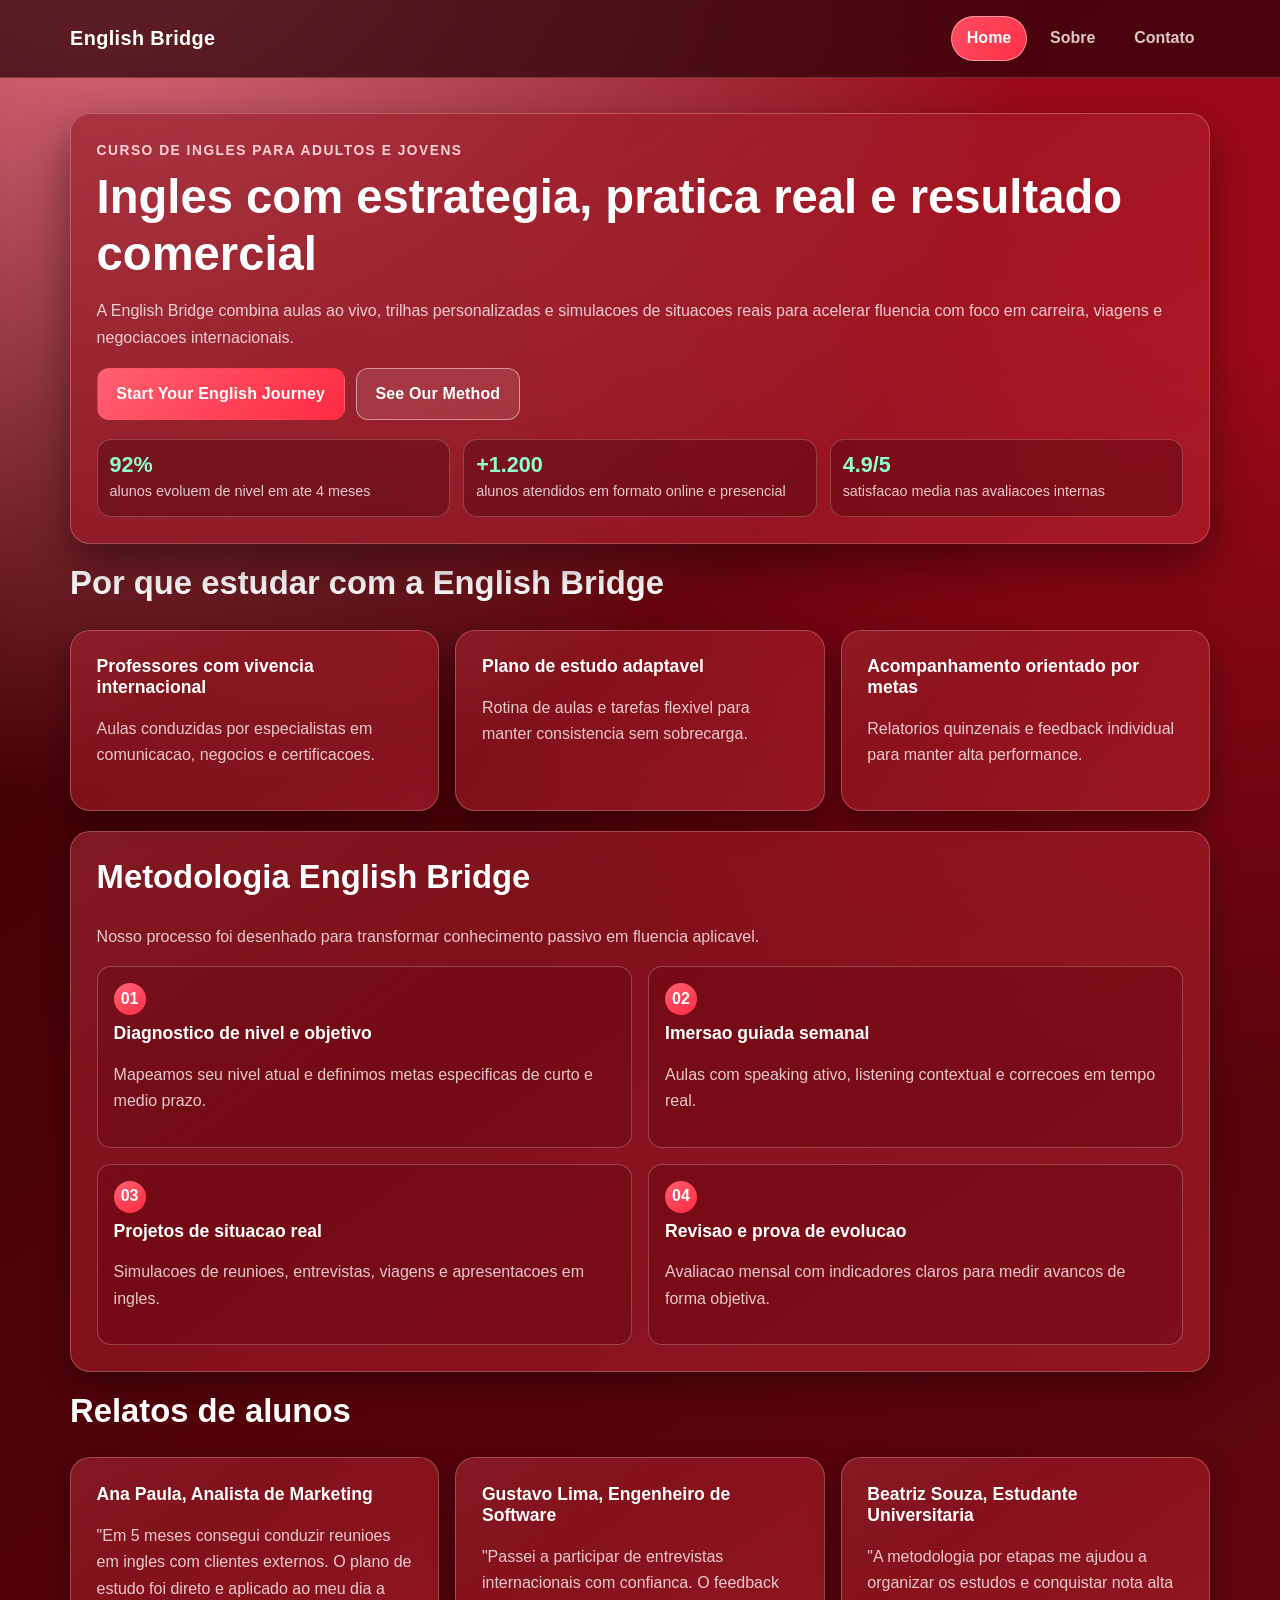
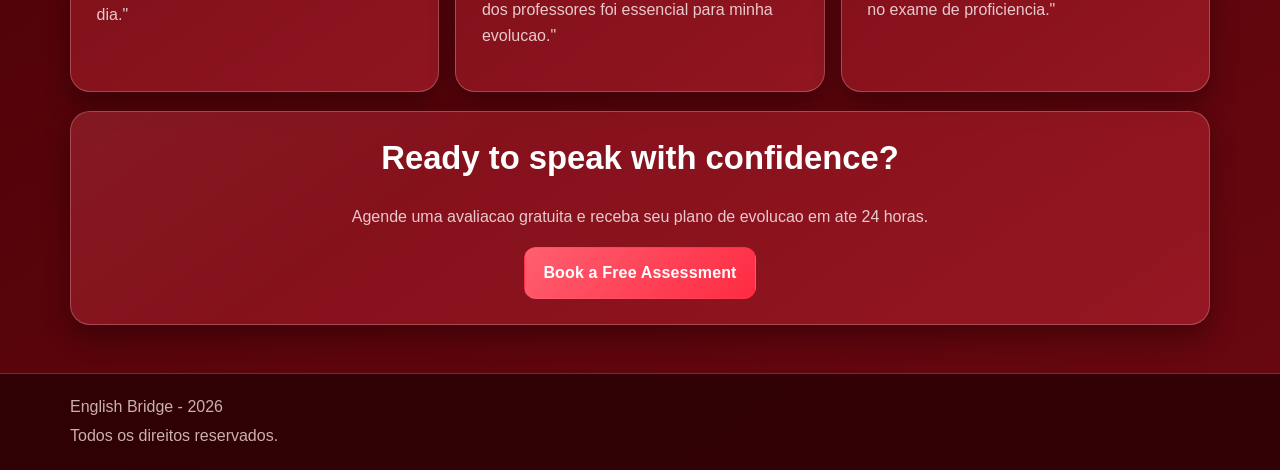
<file: index.html>
<!doctype html>
<html lang="pt-BR">
<head>
  <meta charset="UTF-8">
  <meta name="viewport" content="width=device-width, initial-scale=1.0">
  <title>English Bridge | Home</title>
  <link rel="stylesheet" href="style.css">
</head>
<body>
  <header class="site-header">
    <div class="container header-inner">
      <a class="brand" href="index.html">English Bridge</a>
      <nav class="site-nav" aria-label="Menu principal">
        <a class="active" href="index.html">Home</a>
        <a href="sobre.html">Sobre</a>
        <a href="contato.html">Contato</a>
      </nav>
    </div>
  </header>

  <main class="container site-main">
    <section class="hero card">
      <p class="eyebrow">Curso de ingles para adultos e jovens</p>
      <h1>Ingles com estrategia, pratica real e resultado comercial</h1>
      <p>
        A English Bridge combina aulas ao vivo, trilhas personalizadas e simulacoes de situacoes
        reais para acelerar fluencia com foco em carreira, viagens e negociacoes internacionais.
      </p>
      <div class="actions">
        <a class="btn" href="contato.html">Start Your English Journey</a>
        <a class="btn btn-secondary" href="sobre.html">See Our Method</a>
      </div>
      <div class="hero-metrics" aria-label="Resultados medios dos alunos">
        <article class="metric">
          <strong>92%</strong>
          <span>alunos evoluem de nivel em ate 4 meses</span>
        </article>
        <article class="metric">
          <strong>+1.200</strong>
          <span>alunos atendidos em formato online e presencial</span>
        </article>
        <article class="metric">
          <strong>4.9/5</strong>
          <span>satisfacao media nas avaliacoes internas</span>
        </article>
      </div>
    </section>

    <section class="benefits" aria-label="Beneficios da escola">
      <h2>Por que estudar com a English Bridge</h2>
      <div class="cards-grid">
        <article class="card">
          <h3>Professores com vivencia internacional</h3>
          <p>Aulas conduzidas por especialistas em comunicacao, negocios e certificacoes.</p>
        </article>
        <article class="card">
          <h3>Plano de estudo adaptavel</h3>
          <p>Rotina de aulas e tarefas flexivel para manter consistencia sem sobrecarga.</p>
        </article>
        <article class="card">
          <h3>Acompanhamento orientado por metas</h3>
          <p>Relatorios quinzenais e feedback individual para manter alta performance.</p>
        </article>
      </div>
    </section>

    <section class="methodology card" aria-label="Metodologia em 4 etapas">
      <h2>Metodologia English Bridge</h2>
      <p>
        Nosso processo foi desenhado para transformar conhecimento passivo em fluencia aplicavel.
      </p>
      <div class="method-grid">
        <article class="step">
          <span class="step-number">01</span>
          <h3>Diagnostico de nivel e objetivo</h3>
          <p>Mapeamos seu nivel atual e definimos metas especificas de curto e medio prazo.</p>
        </article>
        <article class="step">
          <span class="step-number">02</span>
          <h3>Imersao guiada semanal</h3>
          <p>Aulas com speaking ativo, listening contextual e correcoes em tempo real.</p>
        </article>
        <article class="step">
          <span class="step-number">03</span>
          <h3>Projetos de situacao real</h3>
          <p>Simulacoes de reunioes, entrevistas, viagens e apresentacoes em ingles.</p>
        </article>
        <article class="step">
          <span class="step-number">04</span>
          <h3>Revisao e prova de evolucao</h3>
          <p>Avaliacao mensal com indicadores claros para medir avancos de forma objetiva.</p>
        </article>
      </div>
    </section>

    <section class="testimonials" aria-label="Relatos de alunos">
      <h2>Relatos de alunos</h2>
      <div class="cards-grid">
        <article class="card">
          <h3>Ana Paula, Analista de Marketing</h3>
          <p>
            "Em 5 meses consegui conduzir reunioes em ingles com clientes externos. O plano de
            estudo foi direto e aplicado ao meu dia a dia."
          </p>
        </article>
        <article class="card">
          <h3>Gustavo Lima, Engenheiro de Software</h3>
          <p>
            "Passei a participar de entrevistas internacionais com confianca. O feedback dos
            professores foi essencial para minha evolucao."
          </p>
        </article>
        <article class="card">
          <h3>Beatriz Souza, Estudante Universitaria</h3>
          <p>
            "A metodologia por etapas me ajudou a organizar os estudos e conquistar nota alta no
            exame de proficiencia."
          </p>
        </article>
      </div>
    </section>

    <section class="cta-banner card" aria-label="Chamada final para conversao">
      <h2>Ready to speak with confidence?</h2>
      <p>Agende uma avaliacao gratuita e receba seu plano de evolucao em ate 24 horas.</p>
      <a class="btn" href="contato.html">Book a Free Assessment</a>
    </section>
  </main>

  <footer class="site-footer">
    <div class="container">
      <p>English Bridge - 2026</p>
      <p>Todos os direitos reservados.</p>
    </div>
  </footer>
</body>
</html>
</file>
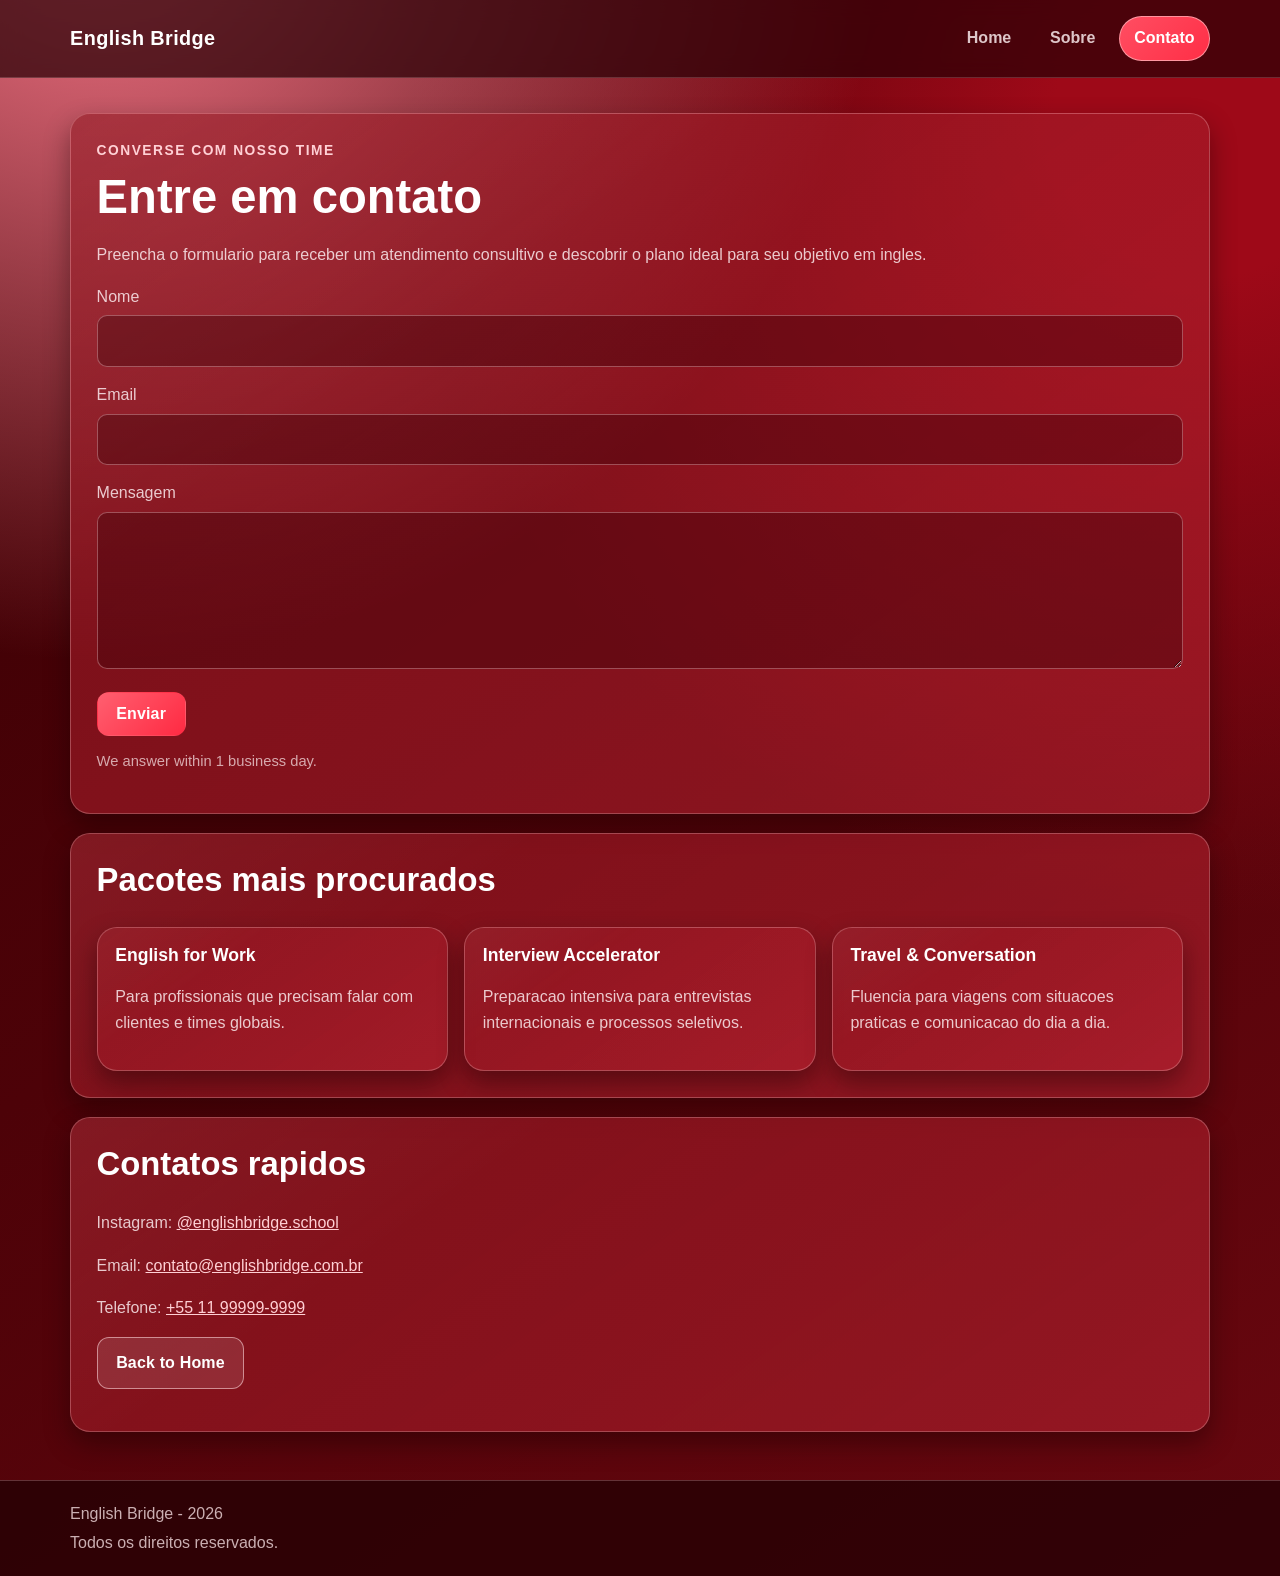
<file: contato.html>
<!doctype html>
<html lang="pt-BR">
<head>
  <meta charset="UTF-8">
  <meta name="viewport" content="width=device-width, initial-scale=1.0">
  <title>English Bridge | Contato</title>
  <link rel="stylesheet" href="style.css">
</head>
<body>
  <header class="site-header">
    <div class="container header-inner">
      <a class="brand" href="index.html">English Bridge</a>
      <nav class="site-nav" aria-label="Menu principal">
        <a href="index.html">Home</a>
        <a href="sobre.html">Sobre</a>
        <a class="active" href="contato.html">Contato</a>
      </nav>
    </div>
  </header>

  <main class="container site-main">
    <section class="card">
      <p class="eyebrow">Converse com nosso time</p>
      <h1>Entre em contato</h1>
      <p>
        Preencha o formulario para receber um atendimento consultivo e descobrir o plano ideal para
        seu objetivo em ingles.
      </p>

      <form class="contact-form" action="#" method="post">
        <p>
          <label for="nome">Nome</label><br>
          <input type="text" id="nome" name="nome" required>
        </p>
        <p>
          <label for="email">Email</label><br>
          <input type="email" id="email" name="email" required>
        </p>
        <p>
          <label for="mensagem">Mensagem</label><br>
          <textarea id="mensagem" name="mensagem" rows="5" required></textarea>
        </p>
        <button class="btn" type="submit">Enviar</button>
      </form>
      <p class="small-note">We answer within 1 business day.</p>
    </section>

    <section class="card">
      <h2>Pacotes mais procurados</h2>
      <div class="cards-grid sales-grid">
        <article class="card">
          <h3>English for Work</h3>
          <p>Para profissionais que precisam falar com clientes e times globais.</p>
        </article>
        <article class="card">
          <h3>Interview Accelerator</h3>
          <p>Preparacao intensiva para entrevistas internacionais e processos seletivos.</p>
        </article>
        <article class="card">
          <h3>Travel & Conversation</h3>
          <p>Fluencia para viagens com situacoes praticas e comunicacao do dia a dia.</p>
        </article>
      </div>
    </section>

    <section class="card">
      <h2>Contatos rapidos</h2>
      <p>
        Instagram:
        <a href="https://www.instagram.com/englishbridge.school" target="_blank" rel="noopener noreferrer">
          @englishbridge.school
        </a>
      </p>
      <p>
        Email:
        <a href="mailto:contato@englishbridge.com.br">contato@englishbridge.com.br</a>
      </p>
      <p>
        Telefone:
        <a href="tel:+5511999999999">+55 11 99999-9999</a>
      </p>
      <p><a class="btn btn-secondary" href="index.html">Back to Home</a></p>
    </section>
  </main>

  <footer class="site-footer">
    <div class="container">
      <p>English Bridge - 2026</p>
      <p>Todos os direitos reservados.</p>
    </div>
  </footer>
</body>
</html>
</file>
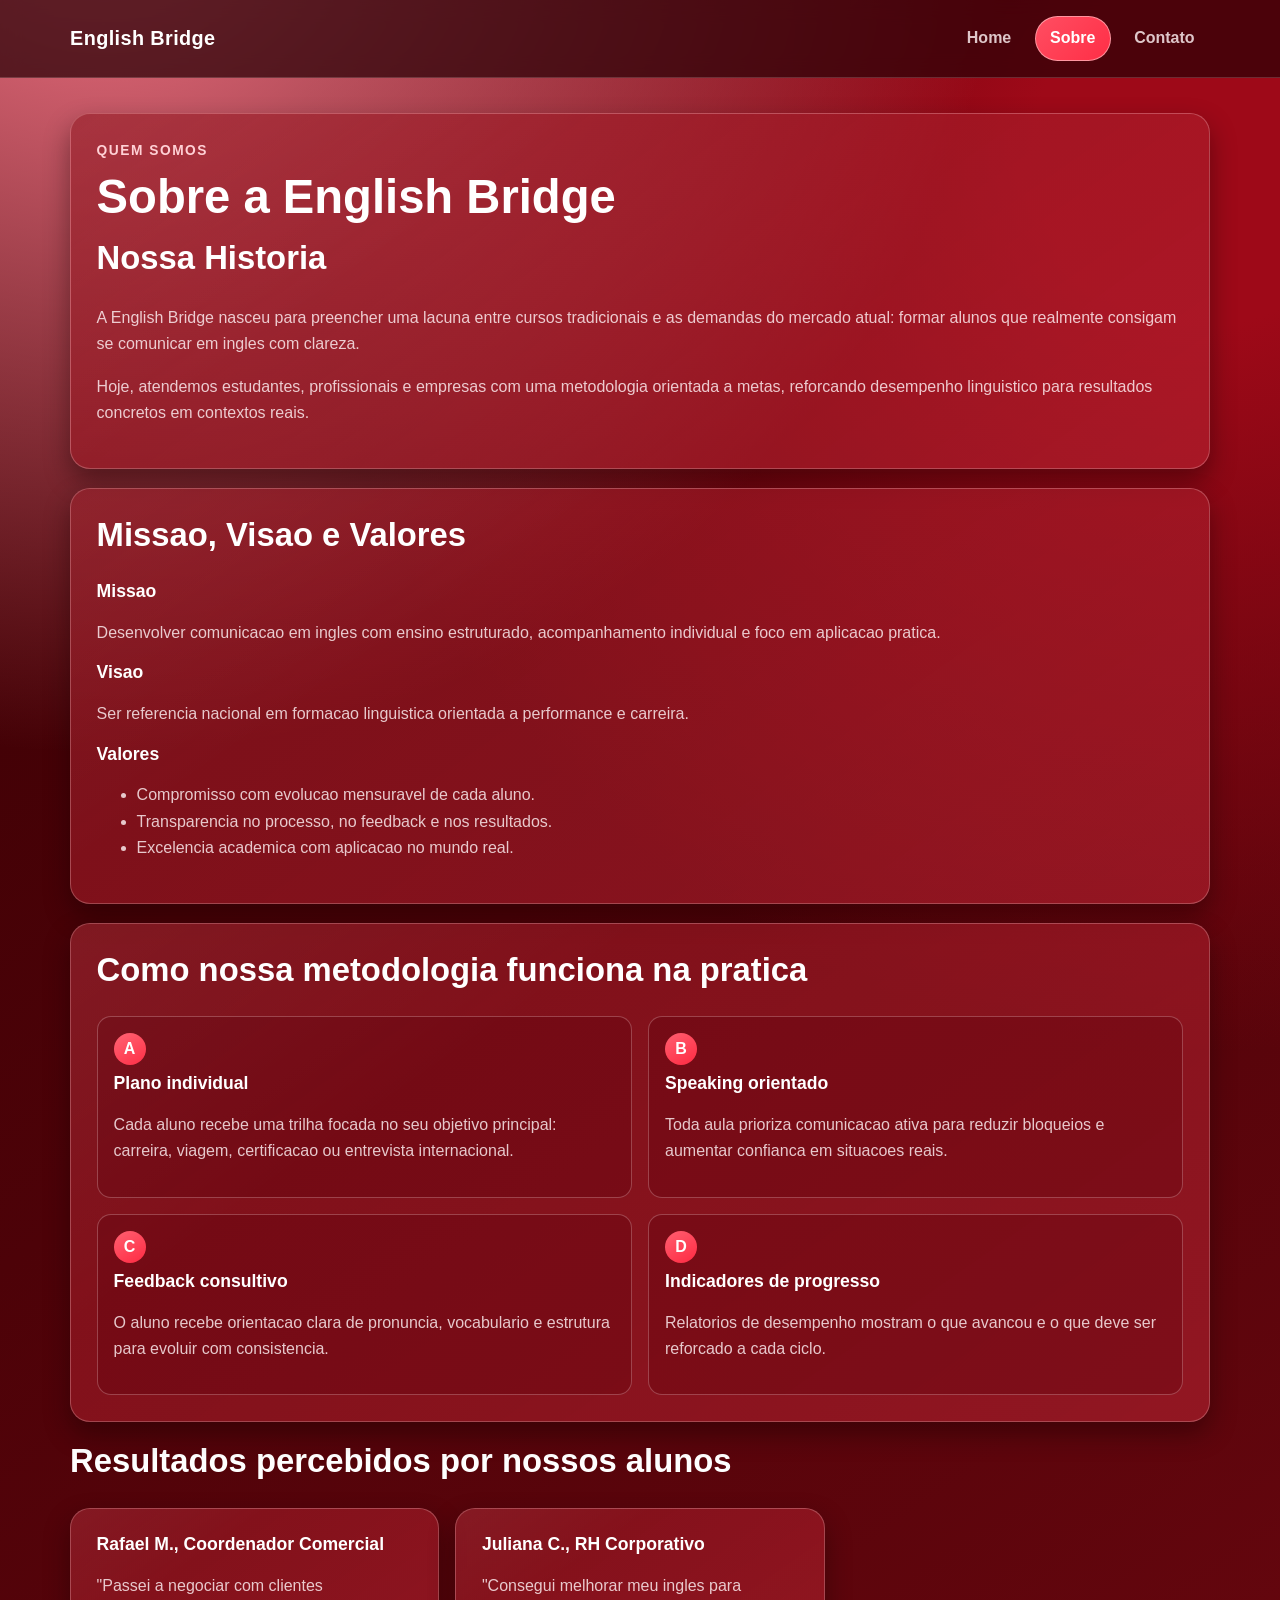
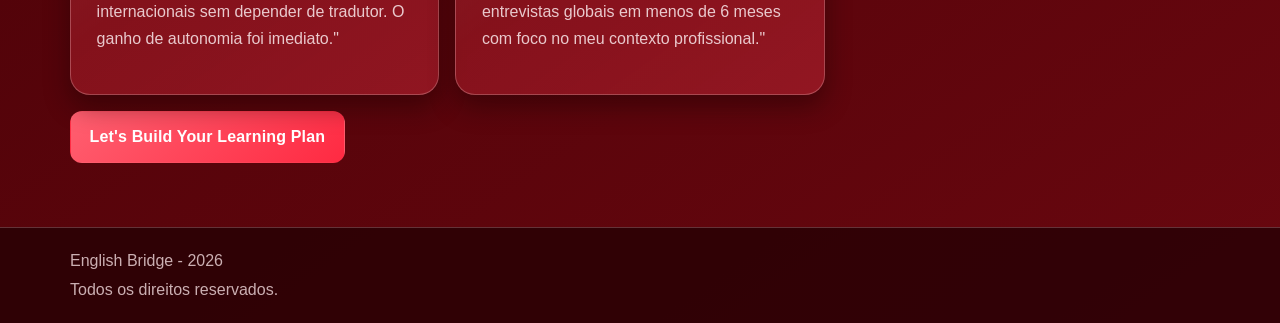
<file: sobre.html>
<!doctype html>
<html lang="pt-BR">
<head>
  <meta charset="UTF-8">
  <meta name="viewport" content="width=device-width, initial-scale=1.0">
  <title>English Bridge | Sobre</title>
  <link rel="stylesheet" href="style.css">
</head>
<body>
  <header class="site-header">
    <div class="container header-inner">
      <a class="brand" href="index.html">English Bridge</a>
      <nav class="site-nav" aria-label="Menu principal">
        <a href="index.html">Home</a>
        <a class="active" href="sobre.html">Sobre</a>
        <a href="contato.html">Contato</a>
      </nav>
    </div>
  </header>

  <main class="container site-main">
    <section class="card">
      <p class="eyebrow">Quem somos</p>
      <h1>Sobre a English Bridge</h1>
      <h2>Nossa Historia</h2>
      <p>
        A English Bridge nasceu para preencher uma lacuna entre cursos tradicionais e as demandas
        do mercado atual: formar alunos que realmente consigam se comunicar em ingles com clareza.
      </p>
      <p>
        Hoje, atendemos estudantes, profissionais e empresas com uma metodologia orientada a metas,
        reforcando desempenho linguistico para resultados concretos em contextos reais.
      </p>
    </section>

    <section class="card">
      <h2>Missao, Visao e Valores</h2>
      <h3>Missao</h3>
      <p>
        Desenvolver comunicacao em ingles com ensino estruturado, acompanhamento individual e foco
        em aplicacao pratica.
      </p>

      <h3>Visao</h3>
      <p>Ser referencia nacional em formacao linguistica orientada a performance e carreira.</p>

      <h3>Valores</h3>
      <ul>
        <li>Compromisso com evolucao mensuravel de cada aluno.</li>
        <li>Transparencia no processo, no feedback e nos resultados.</li>
        <li>Excelencia academica com aplicacao no mundo real.</li>
      </ul>
    </section>

    <section class="card methodology" aria-label="Detalhamento da metodologia">
      <h2>Como nossa metodologia funciona na pratica</h2>
      <div class="method-grid">
        <article class="step">
          <span class="step-number">A</span>
          <h3>Plano individual</h3>
          <p>
            Cada aluno recebe uma trilha focada no seu objetivo principal: carreira, viagem,
            certificacao ou entrevista internacional.
          </p>
        </article>
        <article class="step">
          <span class="step-number">B</span>
          <h3>Speaking orientado</h3>
          <p>
            Toda aula prioriza comunicacao ativa para reduzir bloqueios e aumentar confianca em
            situacoes reais.
          </p>
        </article>
        <article class="step">
          <span class="step-number">C</span>
          <h3>Feedback consultivo</h3>
          <p>
            O aluno recebe orientacao clara de pronuncia, vocabulario e estrutura para evoluir com
            consistencia.
          </p>
        </article>
        <article class="step">
          <span class="step-number">D</span>
          <h3>Indicadores de progresso</h3>
          <p>
            Relatorios de desempenho mostram o que avancou e o que deve ser reforcado a cada ciclo.
          </p>
        </article>
      </div>
    </section>

    <section class="testimonials" aria-label="Depoimentos hipoteticos">
      <h2>Resultados percebidos por nossos alunos</h2>
      <div class="cards-grid">
        <article class="card">
          <h3>Rafael M., Coordenador Comercial</h3>
          <p>
            "Passei a negociar com clientes internacionais sem depender de tradutor. O ganho de
            autonomia foi imediato."
          </p>
        </article>
        <article class="card">
          <h3>Juliana C., RH Corporativo</h3>
          <p>
            "Consegui melhorar meu ingles para entrevistas globais em menos de 6 meses com foco no
            meu contexto profissional."
          </p>
        </article>
      </div>
      <p><a class="btn" href="contato.html">Let's Build Your Learning Plan</a></p>
    </section>
  </main>

  <footer class="site-footer">
    <div class="container">
      <p>English Bridge - 2026</p>
      <p>Todos os direitos reservados.</p>
    </div>
  </footer>
</body>
</html>
</file>
<file: style.css>
:root {
  --bg-900: #370003;
  --bg-800: #4d0208;
  --bg-700: #69070f;
  --surface-700: rgba(147, 21, 32, 0.68);
  --surface-600: rgba(186, 36, 51, 0.56);
  --surface-500: rgba(217, 62, 78, 0.34);
  --border: rgba(255, 211, 214, 0.28);
  --text: #ffffff;
  --text-soft: rgba(255, 242, 244, 0.82);
  --accent: #ff5f70;
  --accent-strong: #ff2a42;
  --accent-soft: #ffcfd4;
  --success: #8fffd0;
  --shadow-lg: 0 20px 45px rgba(24, 0, 3, 0.5);
  --shadow-md: 0 12px 26px rgba(21, 0, 2, 0.42);
  --radius-lg: 20px;
  --radius-md: 14px;
  --container-max: 1140px;
}

*,
*::before,
*::after {
  box-sizing: border-box;
}

html {
  scroll-behavior: smooth;
}

body {
  margin: 0;
  min-height: 100vh;
  font-family: "Poppins", "Segoe UI", Arial, sans-serif;
  color: var(--text);
  background:
    radial-gradient(circle at 8% -8%, #ff7c8e 0%, transparent 38%),
    radial-gradient(circle at 94% 8%, #9e0918 8%, transparent 42%),
    linear-gradient(145deg, var(--bg-900) 0%, var(--bg-800) 45%, var(--bg-700) 100%);
  line-height: 1.65;
}

a {
  color: var(--accent-soft);
}

.container {
  width: min(100% - 2.4rem, var(--container-max));
  margin-inline: auto;
}

.site-header {
  position: sticky;
  top: 0;
  z-index: 30;
  border-bottom: 1px solid rgba(255, 203, 208, 0.2);
  background: rgba(43, 1, 6, 0.72);
  backdrop-filter: blur(10px);
}

.header-inner {
  display: flex;
  align-items: center;
  justify-content: space-between;
  gap: 1rem;
  padding: 1rem 0;
}

.brand {
  text-decoration: none;
  color: var(--text);
  font-size: 1.24rem;
  font-weight: 800;
  letter-spacing: 0.4px;
}

.site-nav {
  display: flex;
  gap: 0.5rem;
  flex-wrap: wrap;
}

.site-nav a {
  position: relative;
  text-decoration: none;
  color: var(--text-soft);
  font-weight: 600;
  padding: 0.52rem 0.9rem;
  border-radius: 999px;
  border: 1px solid transparent;
  transition: transform 0.2s ease, border-color 0.2s ease, background-color 0.2s ease, color 0.2s ease;
}

.site-nav a:hover,
.site-nav a:focus-visible {
  color: var(--text);
  background: linear-gradient(135deg, #ff4e62 0%, #ff2e46 100%);
  border-color: rgba(255, 222, 226, 0.72);
  box-shadow: 0 10px 20px rgba(255, 58, 85, 0.3);
  transform: translateY(-2px);
}

.site-nav a.active {
  color: var(--text);
  background: linear-gradient(135deg, #ff4e62 0%, #ff2e46 100%);
  border-color: rgba(255, 207, 211, 0.6);
}

main a:not(.btn):hover,
main a:not(.btn):focus-visible {
  color: #ffffff;
  text-decoration: underline;
  text-underline-offset: 3px;
}

.site-main {
  padding: 2.2rem 0 3rem;
  display: grid;
  gap: 1.2rem;
}

.card {
  position: relative;
  overflow: hidden;
  background: linear-gradient(145deg, var(--surface-700) 0%, var(--surface-600) 100%);
  border: 1px solid var(--border);
  border-radius: var(--radius-lg);
  box-shadow: var(--shadow-md);
  padding: 1.6rem;
  animation: reveal 0.55s ease both;
}

.card::before {
  content: "";
  position: absolute;
  inset: -1px;
  pointer-events: none;
  border-radius: inherit;
  background: linear-gradient(145deg, rgba(255, 255, 255, 0.18), transparent 32%);
  opacity: 0.25;
}

.hero {
  box-shadow: var(--shadow-lg);
}

.eyebrow {
  margin: 0 0 0.4rem;
  font-size: 0.86rem;
  font-weight: 700;
  letter-spacing: 0.11em;
  text-transform: uppercase;
  color: var(--accent-soft);
}

h1,
h2,
h3 {
  margin-top: 0;
  line-height: 1.2;
}

h1 {
  font-size: clamp(1.8rem, 4vw, 2.95rem);
  margin-bottom: 0.8rem;
}

h2 {
  font-size: clamp(1.35rem, 2.8vw, 2.05rem);
}

h3 {
  font-size: 1.1rem;
}

p,
li,
label,
a,
button,
input,
textarea {
  font-size: 1rem;
}

p,
li {
  color: var(--text-soft);
}

.actions {
  display: flex;
  flex-wrap: wrap;
  gap: 0.7rem;
  margin-top: 1.05rem;
}

.btn {
  display: inline-flex;
  align-items: center;
  justify-content: center;
  gap: 0.5rem;
  text-decoration: none;
  border: 1px solid transparent;
  cursor: pointer;
  font-weight: 700;
  letter-spacing: 0.01em;
  border-radius: 12px;
  padding: 0.74rem 1.16rem;
  color: var(--text);
  background: linear-gradient(135deg, var(--accent) 0%, var(--accent-strong) 100%);
  transition: transform 0.2s ease, filter 0.2s ease, box-shadow 0.2s ease, border-color 0.2s ease;
}

.btn:hover,
.btn:focus-visible {
  transform: translateY(-2px);
  filter: saturate(1.08) brightness(1.06);
  box-shadow: 0 12px 24px rgba(255, 58, 85, 0.42);
}

.btn-secondary {
  color: var(--text);
  background: rgba(255, 228, 231, 0.12);
  border-color: rgba(255, 219, 223, 0.56);
}

.hero-metrics {
  margin-top: 1.2rem;
  display: grid;
  grid-template-columns: repeat(3, minmax(0, 1fr));
  gap: 0.8rem;
}

.metric {
  background: rgba(60, 0, 8, 0.34);
  border: 1px solid rgba(255, 213, 218, 0.24);
  border-radius: var(--radius-md);
  padding: 0.75rem;
}

.metric strong {
  display: block;
  font-size: 1.35rem;
  color: var(--success);
  line-height: 1.2;
}

.metric span {
  font-size: 0.9rem;
  color: var(--text-soft);
}

.cards-grid {
  display: grid;
  grid-template-columns: repeat(3, minmax(0, 1fr));
  gap: 1rem;
}

.method-grid {
  display: grid;
  grid-template-columns: repeat(2, minmax(0, 1fr));
  gap: 1rem;
  margin-top: 0.9rem;
}

.step {
  border: 1px solid rgba(255, 210, 216, 0.28);
  background: rgba(95, 2, 14, 0.35);
  border-radius: var(--radius-md);
  padding: 1rem;
}

.step-number {
  display: inline-flex;
  align-items: center;
  justify-content: center;
  width: 2rem;
  height: 2rem;
  border-radius: 50%;
  margin-bottom: 0.5rem;
  font-weight: 700;
  color: var(--text);
  background: linear-gradient(150deg, var(--accent) 0%, var(--accent-strong) 100%);
}

.cta-banner {
  text-align: center;
}

.small-note {
  margin-top: 0.8rem;
  font-size: 0.92rem;
  color: rgba(255, 241, 243, 0.68);
}

.contact-form p {
  margin: 0 0 0.95rem;
}

.contact-form input,
.contact-form textarea {
  width: 100%;
  margin-top: 0.32rem;
  border-radius: 10px;
  border: 1px solid rgba(255, 201, 208, 0.36);
  background: rgba(60, 0, 8, 0.4);
  color: var(--text);
  padding: 0.72rem 0.82rem;
  font: inherit;
}

.contact-form input::placeholder,
.contact-form textarea::placeholder {
  color: rgba(255, 230, 233, 0.62);
}

.contact-form input:focus,
.contact-form textarea:focus {
  outline: 2px solid rgba(255, 133, 148, 0.48);
  border-color: rgba(255, 181, 190, 0.75);
}

.sales-grid .card {
  padding: 1.1rem;
}

.site-footer {
  border-top: 1px solid rgba(255, 198, 206, 0.25);
  background: rgba(38, 0, 4, 0.82);
  padding: 1.1rem 0;
}

.site-footer p {
  margin: 0.15rem 0;
  color: rgba(255, 233, 236, 0.75);
}

@keyframes reveal {
  from {
    opacity: 0;
    transform: translateY(8px);
  }
  to {
    opacity: 1;
    transform: translateY(0);
  }
}

@media (max-width: 980px) {
  .header-inner {
    flex-direction: column;
    align-items: flex-start;
  }

  .hero-metrics,
  .cards-grid {
    grid-template-columns: repeat(2, minmax(0, 1fr));
  }
}

@media (max-width: 760px) {
  .container {
    width: min(100% - 1.4rem, var(--container-max));
  }

  .site-main {
    padding: 1.45rem 0 2.2rem;
    gap: 1rem;
  }

  .card {
    padding: 1.15rem;
    border-radius: 16px;
  }

  .method-grid {
    grid-template-columns: 1fr;
  }
}

@media (max-width: 620px) {
  .site-nav {
    width: 100%;
  }

  .site-nav a {
    flex: 1 1 auto;
    text-align: center;
  }

  .hero-metrics,
  .cards-grid {
    grid-template-columns: 1fr;
  }

  h1 {
    font-size: clamp(1.55rem, 6vw, 2.2rem);
  }
}

@media (prefers-reduced-motion: reduce) {
  *,
  *::before,
  *::after {
    animation-duration: 0s !important;
    transition-duration: 0s !important;
    scroll-behavior: auto !important;
  }
}
</file>
